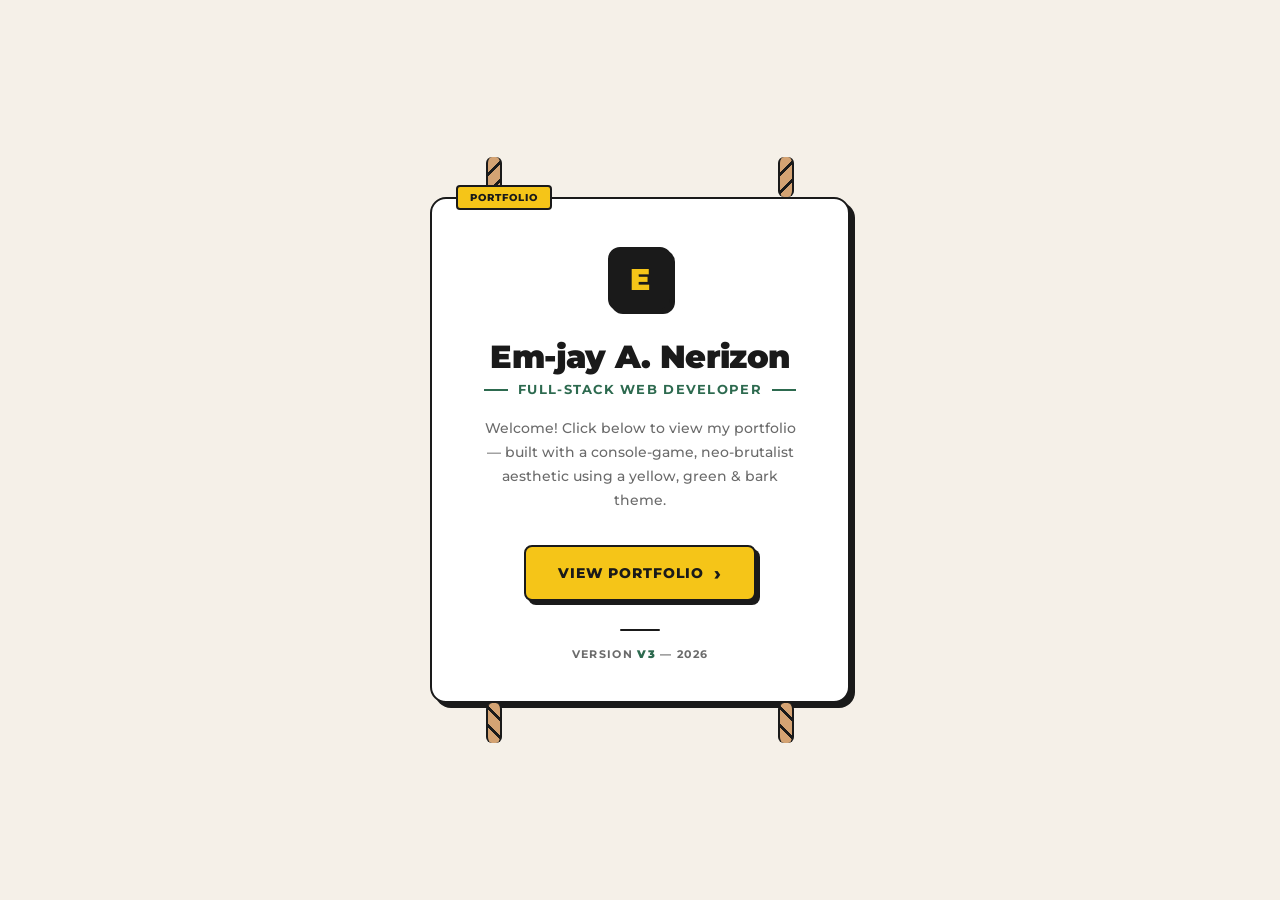
<file: index.html>
<!DOCTYPE html>
<html lang="en">
<head>
    <meta charset="UTF-8">
    <meta name="viewport" content="width=device-width, initial-scale=1.0">
    <title>Em-jay A. Nerizon — Portfolio</title>
    <meta name="description" content="Em-jay A. Nerizon — Full-Stack Web Developer Portfolio. Built with a console-game, neo-brutalist aesthetic.">
    <link rel="preconnect" href="https://fonts.googleapis.com">
    <link href="https://fonts.googleapis.com/css2?family=Montserrat:wght@400;500;600;700;800;900&display=swap" rel="stylesheet">
    <style>
        *, *::before, *::after { box-sizing: border-box; margin: 0; padding: 0; }

        :root {
            --bg: #f5f0e8;
            --card-bg: #ffffff;
            --card-border: #1a1a1a;
            --text: #1a1a1a;
            --text-muted: #6b6b6b;
            --yellow: #f5c518;
            --yellow-light: #fff8d6;
            --green: #2d6a4f;
            --green-light: #52b788;
            --font: 'Montserrat', sans-serif;
            --shadow: 5px 5px 0 var(--card-border);
        }

        body {
            font-family: var(--font);
            background-color: var(--bg);
            color: var(--text);
            min-height: 100vh;
            display: flex;
            flex-direction: column;
            align-items: center;
            justify-content: center;
            padding: 32px 16px;
        }

        /* ---- ROPE (same as v3 between cards) ---- */
        .rope-row {
            display: flex;
            justify-content: space-between;
            width: 100%;
            max-width: 420px;
            height: 40px;
            padding: 0 56px;
        }
        .rope {
            width: 16px;
            height: 100%;
            background: repeating-linear-gradient(
                -45deg,
                #d4a373 0,
                #d4a373 10px,
                var(--card-border) 10px,
                var(--card-border) 13px
            );
            border-left: 2px solid var(--card-border);
            border-right: 2px solid var(--card-border);
            border-radius: 6px;
        }

        /* ---- CARD ---- */
        .card {
            background: var(--card-bg);
            border: 2px solid var(--card-border);
            border-radius: 16px;
            padding: 48px 48px 40px;
            max-width: 420px;
            width: 100%;
            position: relative;
            text-align: center;
            box-shadow: var(--shadow);
        }

        .card-label {
            position: absolute;
            top: -14px;
            left: 24px;
            font-family: var(--font);
            font-size: 0.65rem;
            font-weight: 800;
            letter-spacing: 0.1em;
            text-transform: uppercase;
            padding: 4px 12px;
            border: 2px solid var(--card-border);
            border-radius: 4px;
            background: var(--yellow);
            color: var(--card-border);
        }

        /* ---- LOGO ICON ---- */
        .logo-icon {
            width: 64px;
            height: 64px;
            background: var(--text);
            color: var(--yellow);
            font-size: 1.9rem;
            font-weight: 900;
            display: flex;
            align-items: center;
            justify-content: center;
            margin: 0 auto 28px;
            border: 2px solid var(--card-border);
            border-radius: 12px;
            box-shadow: 3px 3px 0 var(--card-border);
        }

        h1 {
            font-size: clamp(1.5rem, 5vw, 2rem);
            font-weight: 900;
            letter-spacing: -0.02em;
            line-height: 1.1;
            margin-bottom: 8px;
        }

        .subtitle {
            font-size: 0.8rem;
            font-weight: 700;
            color: var(--green);
            letter-spacing: 0.1em;
            text-transform: uppercase;
            margin-bottom: 20px;
            display: flex;
            align-items: center;
            justify-content: center;
            gap: 10px;
        }
        .subtitle::before,
        .subtitle::after {
            content: '';
            display: block;
            width: 24px;
            height: 2px;
            background: var(--green);
        }

        .desc {
            font-size: 0.88rem;
            font-weight: 500;
            color: var(--text-muted);
            line-height: 1.7;
            margin-bottom: 32px;
        }

        /* ---- BUTTON ---- */
        .btn {
            display: inline-flex;
            align-items: center;
            gap: 10px;
            background: var(--yellow);
            color: var(--card-border);
            border: 2px solid var(--card-border);
            border-radius: 8px;
            font-family: var(--font);
            font-weight: 800;
            font-size: 0.9rem;
            text-transform: uppercase;
            letter-spacing: 0.06em;
            padding: 14px 32px;
            text-decoration: none;
            cursor: pointer;
            box-shadow: 4px 4px 0 var(--card-border);
            transition: transform 0.15s, box-shadow 0.15s;
        }
        .btn:hover {
            transform: translate(-2px, -2px);
            box-shadow: 6px 6px 0 var(--card-border);
        }
        .btn-arrow {
            font-size: 1.2rem;
            transition: transform 0.2s;
        }
        .btn:hover .btn-arrow {
            transform: translateX(5px);
        }

        /* ---- VERSION TAG ---- */
        .divider {
            width: 40px;
            height: 2px;
            background: var(--card-border);
            margin: 28px auto 16px;
            border-radius: 2px;
        }
        .version-tag {
            font-size: 0.7rem;
            font-weight: 700;
            color: var(--text-muted);
            letter-spacing: 0.12em;
            text-transform: uppercase;
        }
        .version-tag span {
            color: var(--green);
            font-weight: 900;
        }

        /* ---- BOTTOM ROPE ---- */
        .rope-row-bottom {
            transform: scaleY(-1); /* flip so ropes look like they hang down */
        }
    </style>
</head>
<body>

    <!-- TOP ROPES (hang down into the card) -->
    <div class="rope-row">
        <div class="rope"></div>
        <div class="rope"></div>
    </div>

    <div class="card">
        <span class="card-label">Portfolio</span>

        <div class="logo-icon">E</div>

        <h1>Em-jay A. Nerizon</h1>
        <p class="subtitle">Full-Stack Web Developer</p>

        <p class="desc">
            Welcome! Click below to view my portfolio — built with a console-game, neo-brutalist aesthetic using a yellow, green &amp; bark theme.
        </p>

        <a href="v3/index.html" class="btn" id="viewPortfolioBtn">
            View Portfolio
            <span class="btn-arrow">&#8250;</span>
        </a>

        <div class="divider"></div>
        <p class="version-tag">Version <span>v3</span> &mdash; 2026</p>
    </div>

    <!-- BOTTOM ROPES (hang down from the card) -->
    <div class="rope-row rope-row-bottom">
        <div class="rope"></div>
        <div class="rope"></div>
    </div>

</body>
</html>
</file>
